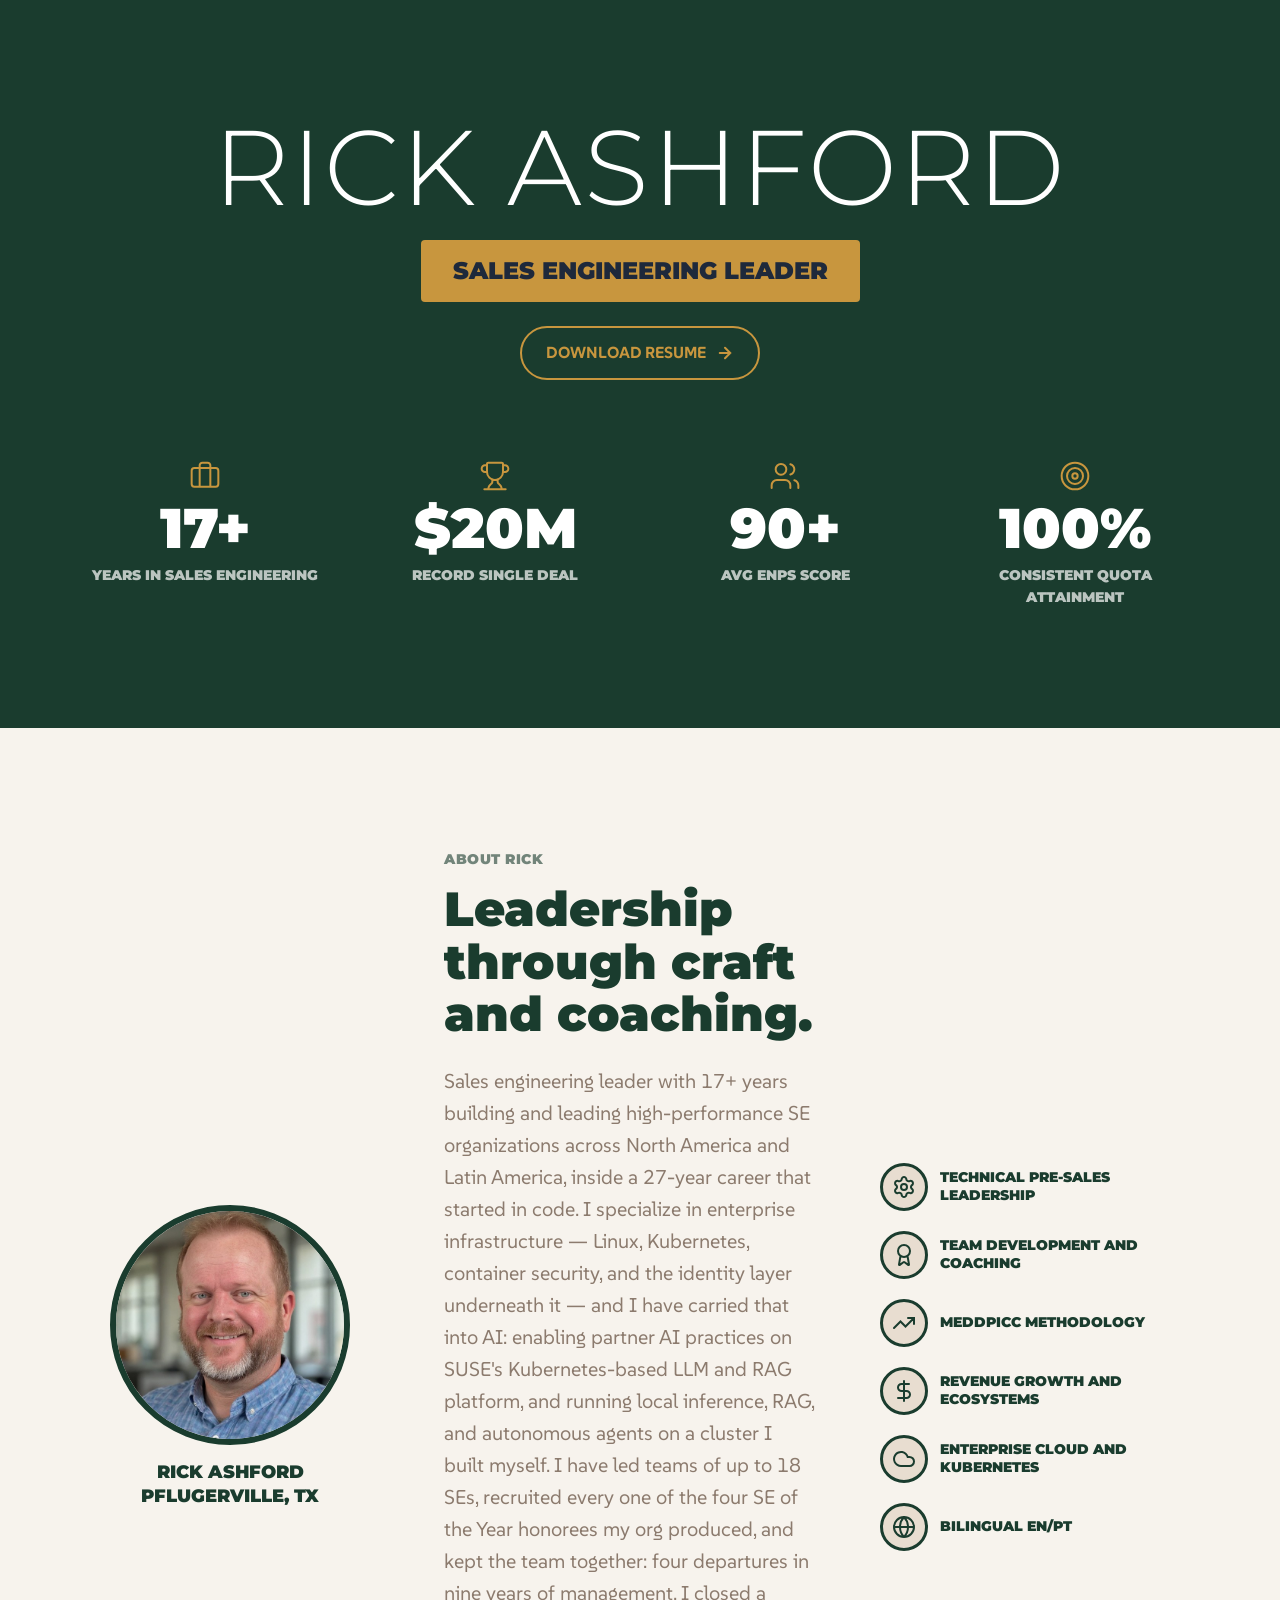
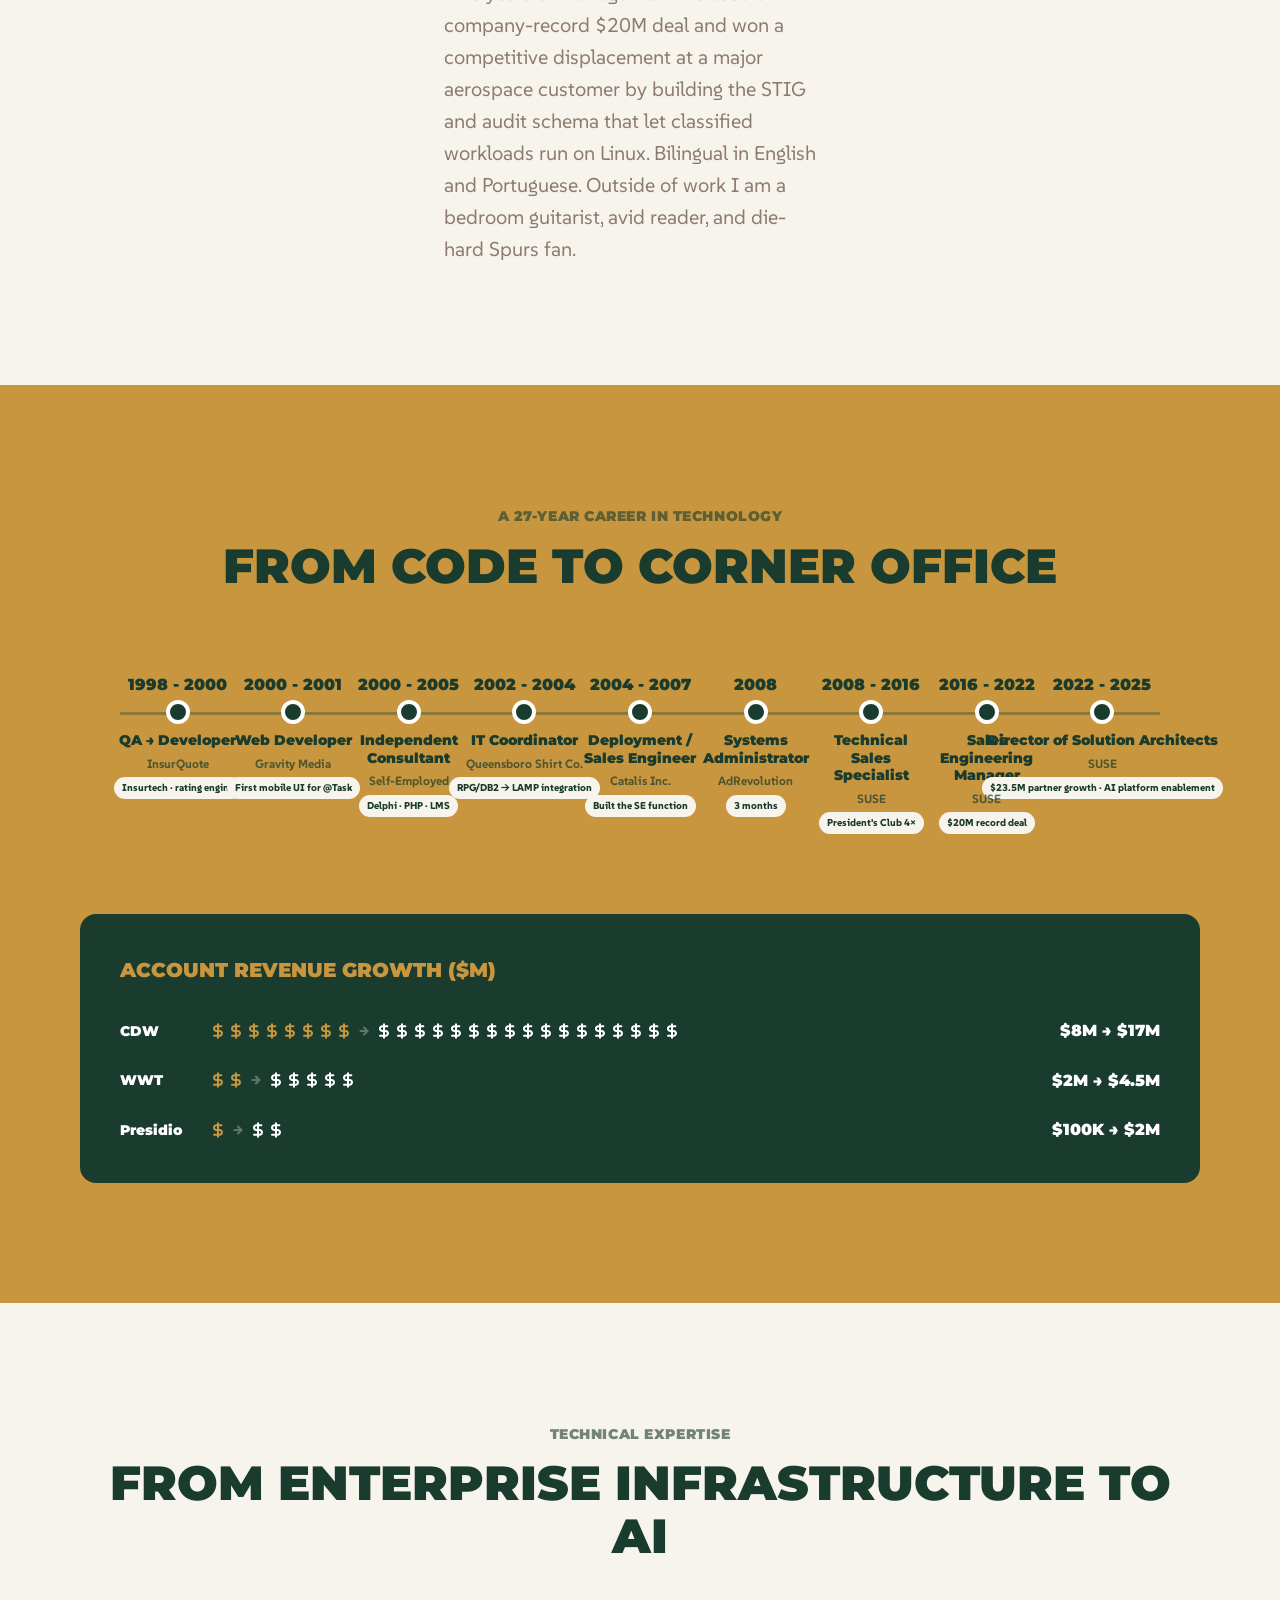
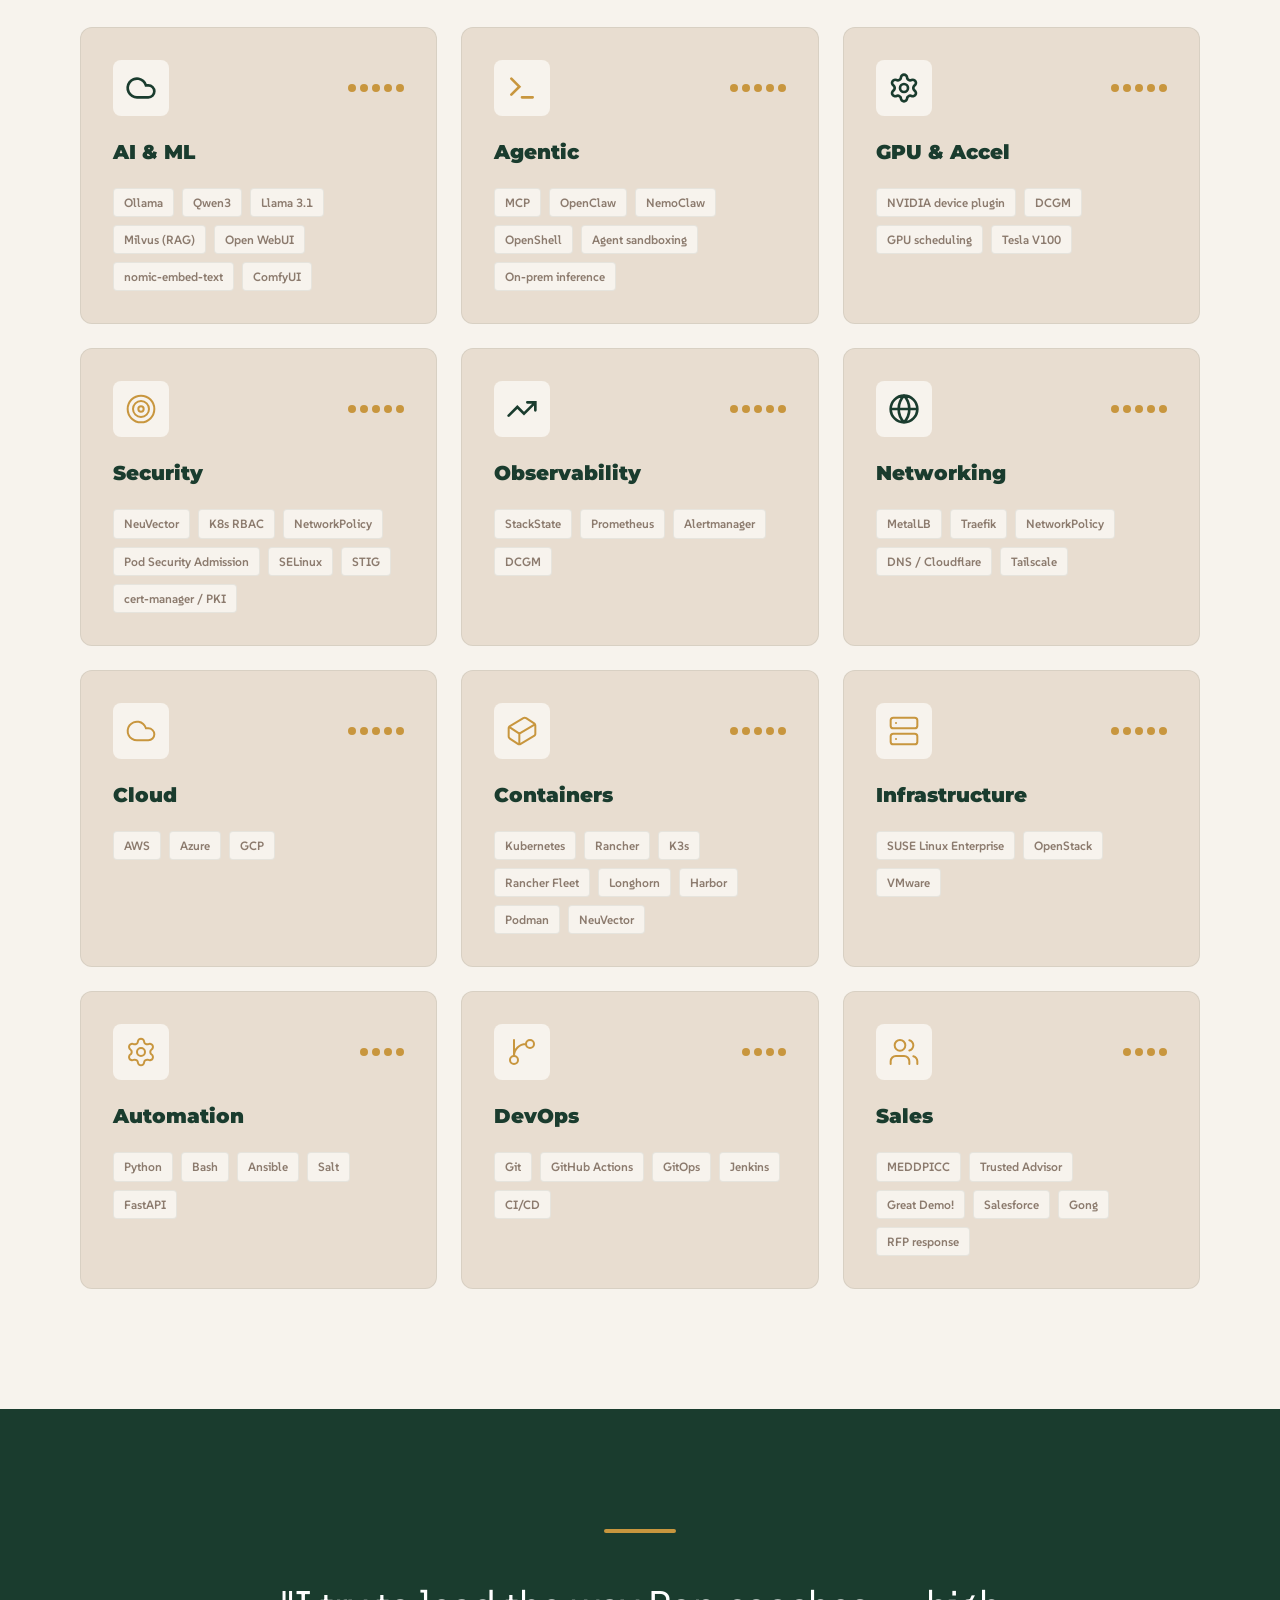
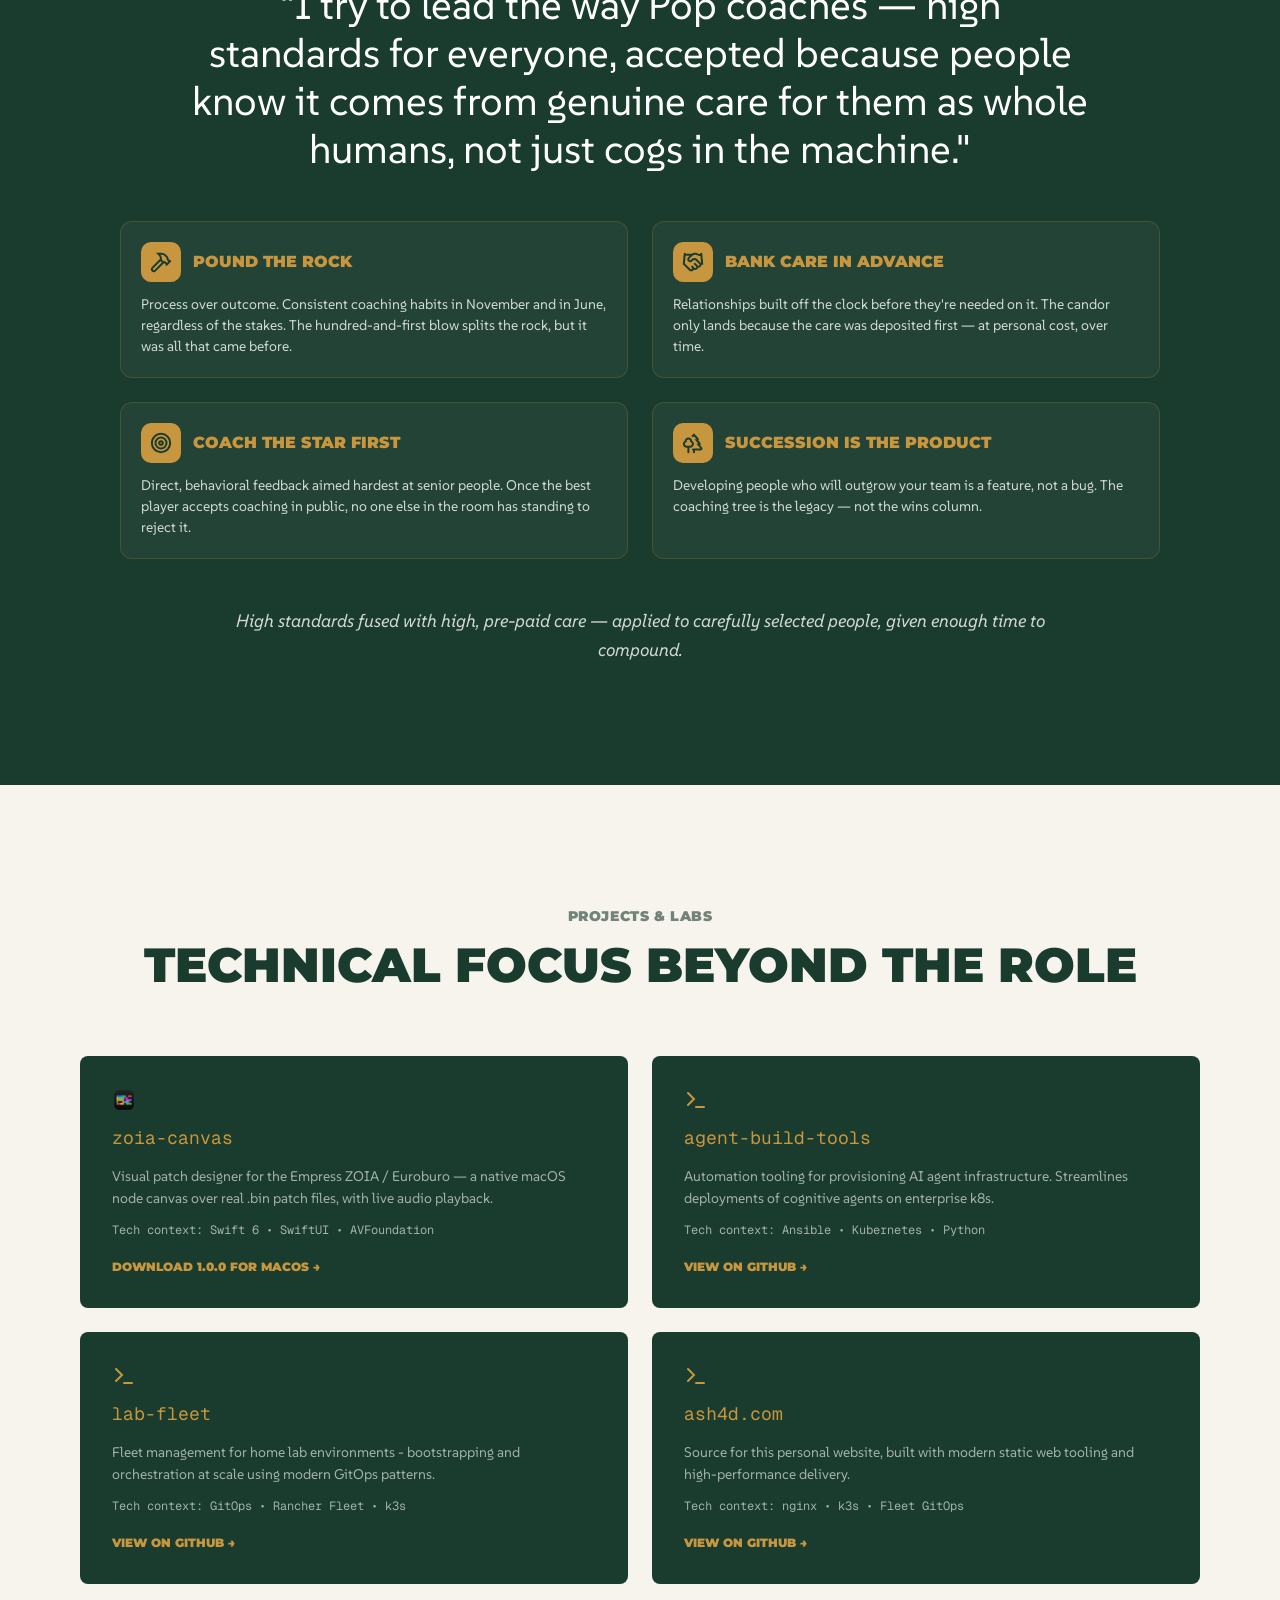
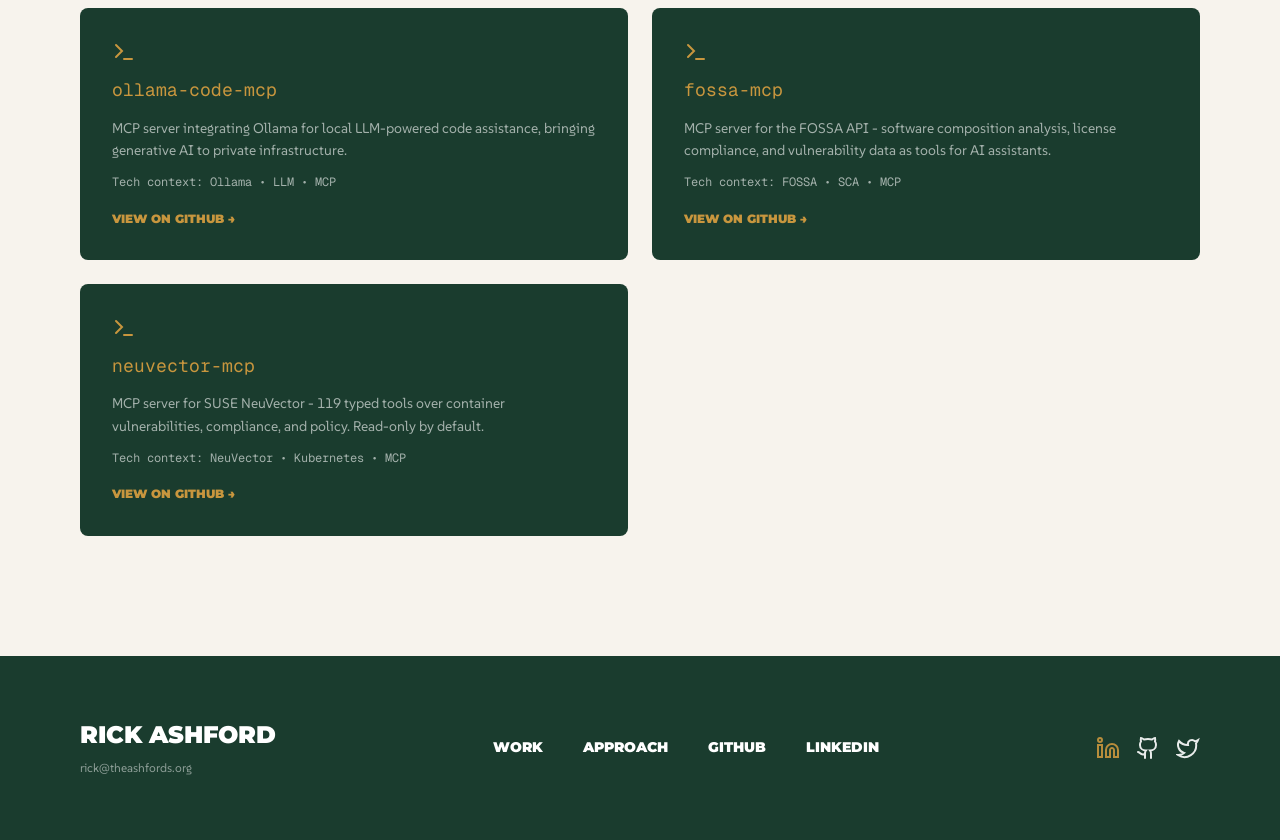
<file: site/index.html>
<!DOCTYPE html>
<html lang="en">
<head>
<meta charset="utf-8">
<meta name="viewport" content="width=device-width, initial-scale=1">
<title>Rick Ashford — Sales Engineering Leader</title>
<meta name="description" content="Sales engineering leader with 17+ years building and leading high-performance SE organizations, inside a 27-year career in technology. Enterprise Linux, Kubernetes, identity and container security.">
<meta property="og:title" content="Rick Ashford — Sales Engineering Leader">
<meta property="og:description" content="The systems behind the résumé. Kubernetes, container security, and AI platforms — with a live lab and public repos.">
<meta property="og:image" content="https://ash4d.com/img/ash4d_thumbnail.png">
<meta property="og:image:width" content="1200">
<meta property="og:image:height" content="630">
<meta property="og:url" content="https://ash4d.com/">
<meta property="og:type" content="website">
<meta property="og:site_name" content="ash4d.com">
<meta name="twitter:card" content="summary_large_image">
<meta name="twitter:title" content="Rick Ashford — Sales Engineering Leader">
<meta name="twitter:description" content="The systems behind the résumé. Kubernetes, container security, and AI platforms — with a live lab and public repos.">
<meta name="twitter:image" content="https://ash4d.com/img/ash4d_thumbnail.png">
<link rel="preconnect" href="https://fonts.googleapis.com">
<link rel="preconnect" href="https://fonts.gstatic.com" crossorigin>
<link href="https://fonts.googleapis.com/css2?family=Montserrat:wght@300;900&family=SUSE:ital,wght@0,400;0,600;0,700;0,800;1,400&family=Geist+Mono&display=swap" rel="stylesheet">
<link rel="stylesheet" href="style.css">
</head>
<body>

<header class="hero" id="top">
  <div class="hero-head">
    <h1>RICK ASHFORD</h1>
    <span class="hero-badge">Sales Engineering Leader</span>
    <a class="btn-resume" href="/resume.pdf">DOWNLOAD RESUME
      <img src="img/v2/hero-arrow-right.svg" alt="" width="18" height="18">
    </a>
  </div>
  <div class="hero-stats">
    <div class="stat">
      <img src="img/v2/briefcase.svg" alt="" width="32" height="32">
      <p class="stat-value">17+</p>
      <p class="stat-label">Years in Sales Engineering</p>
    </div>
    <div class="stat">
      <img src="img/v2/trophy.svg" alt="" width="32" height="32">
      <p class="stat-value">$20M</p>
      <p class="stat-label">Record Single Deal</p>
    </div>
    <div class="stat">
      <img src="img/v2/users.svg" alt="" width="32" height="32">
      <p class="stat-value">90+</p>
      <p class="stat-label">Avg eNPS Score</p>
    </div>
    <div class="stat">
      <img src="img/v2/target.svg" alt="" width="32" height="32">
      <p class="stat-value">100%</p>
      <p class="stat-label">Consistent Quota Attainment</p>
    </div>
  </div>
</header>

<section class="about" id="about">
  <div class="about-photo">
    <div class="photo-ring">
      <img src="img/headshot.jpg" alt="Rick Ashford">
    </div>
    <p class="photo-caption">Rick Ashford<br>Pflugerville, TX</p>
  </div>
  <div class="about-copy">
    <p class="kicker">About Rick</p>
    <h2>Leadership through craft and coaching.</h2>
    <p class="about-body">Sales engineering leader with 17+ years building and leading high-performance SE organizations across North America and Latin America, inside a 27-year career that started in code. I specialize in enterprise infrastructure — Linux, Kubernetes, container security, and the identity layer underneath it — and I have carried that into AI: enabling partner AI practices on SUSE's Kubernetes-based LLM and RAG platform, and running local inference, RAG, and autonomous agents on a cluster I built myself. I have led teams of up to 18 SEs, recruited every one of the four SE of the Year honorees my org produced, and kept the team together: four departures in nine years of management. I closed a company-record $20M deal and won a competitive displacement at a major aerospace customer by building the STIG and audit schema that let classified workloads run on Linux. Bilingual in English and Portuguese. Outside of work I am a bedroom guitarist, avid reader, and die-hard Spurs fan.</p>
  </div>
  <div class="about-highlights">
    <div class="hl"><span class="hl-icon"><img src="img/v2/settings-green.svg" alt="" width="24" height="24"></span>Technical Pre-Sales Leadership</div>
    <div class="hl"><span class="hl-icon"><img src="img/v2/award.svg" alt="" width="24" height="24"></span>Team Development and Coaching</div>
    <div class="hl"><span class="hl-icon"><img src="img/v2/trending-up.svg" alt="" width="24" height="24"></span>MEDDPICC Methodology</div>
    <div class="hl"><span class="hl-icon"><img src="img/v2/dollar-green.svg" alt="" width="24" height="24"></span>Revenue Growth and Ecosystems</div>
    <div class="hl"><span class="hl-icon"><img src="img/v2/cloud-green.svg" alt="" width="24" height="24"></span>Enterprise Cloud and Kubernetes</div>
    <div class="hl"><span class="hl-icon"><img src="img/v2/globe.svg" alt="" width="24" height="24"></span>Bilingual EN/PT</div>
  </div>
</section>

<section class="career" id="work">
  <div class="section-head">
    <p class="kicker">A 27-Year Career in Technology</p>
    <h2>FROM CODE TO CORNER OFFICE</h2>
  </div>
  <div class="timeline">
    <div class="tl-item">
      <div class="tl-top"><p class="tl-years">1998 - 2000</p><span class="tl-dot"></span></div>
      <div class="tl-body">
        <p class="tl-role">QA &rarr; Developer</p>
        <p class="tl-org">InsurQuote</p>
        <span class="tl-tag">Insurtech &middot; rating engine</span>
      </div>
    </div>
    <div class="tl-item">
      <div class="tl-top"><p class="tl-years">2000 - 2001</p><span class="tl-dot"></span></div>
      <div class="tl-body">
        <p class="tl-role">Web Developer</p>
        <p class="tl-org">Gravity Media</p>
        <span class="tl-tag">First mobile UI for @Task</span>
      </div>
    </div>
    <div class="tl-item">
      <div class="tl-top"><p class="tl-years">2000 - 2005</p><span class="tl-dot"></span></div>
      <div class="tl-body">
        <p class="tl-role">Independent Consultant</p>
        <p class="tl-org">Self-Employed</p>
        <span class="tl-tag">Delphi &middot; PHP &middot; LMS</span>
      </div>
    </div>
    <div class="tl-item">
      <div class="tl-top"><p class="tl-years">2002 - 2004</p><span class="tl-dot"></span></div>
      <div class="tl-body">
        <p class="tl-role">IT Coordinator</p>
        <p class="tl-org">Queensboro Shirt Co.</p>
        <span class="tl-tag">RPG/DB2 &rarr; LAMP integration</span>
      </div>
    </div>
    <div class="tl-item">
      <div class="tl-top"><p class="tl-years">2004 - 2007</p><span class="tl-dot"></span></div>
      <div class="tl-body">
        <p class="tl-role">Deployment / Sales Engineer</p>
        <p class="tl-org">Catalis Inc.</p>
        <span class="tl-tag">Built the SE function</span>
      </div>
    </div>
    <div class="tl-item">
      <div class="tl-top"><p class="tl-years">2008</p><span class="tl-dot"></span></div>
      <div class="tl-body">
        <p class="tl-role">Systems Administrator</p>
        <p class="tl-org">AdRevolution</p>
        <span class="tl-tag">3 months</span>
      </div>
    </div>
    <div class="tl-item">
      <div class="tl-top"><p class="tl-years">2008 - 2016</p><span class="tl-dot"></span></div>
      <div class="tl-body">
        <p class="tl-role">Technical Sales Specialist</p>
        <p class="tl-org">SUSE</p>
        <span class="tl-tag">President's Club 4&times;</span>
      </div>
    </div>
    <div class="tl-item">
      <div class="tl-top"><p class="tl-years">2016 - 2022</p><span class="tl-dot"></span></div>
      <div class="tl-body">
        <p class="tl-role">Sales Engineering Manager</p>
        <p class="tl-org">SUSE</p>
        <span class="tl-tag">$20M record deal</span>
      </div>
    </div>
    <div class="tl-item">
      <div class="tl-top"><p class="tl-years">2022 - 2025</p><span class="tl-dot"></span></div>
      <div class="tl-body">
        <p class="tl-role">Director of Solution Architects</p>
        <p class="tl-org">SUSE</p>
        <span class="tl-tag">$23.5M partner growth &middot; AI platform enablement</span>
      </div>
    </div>
  </div>
  <div class="rev-chart">
    <p class="rev-title">ACCOUNT REVENUE GROWTH ($M)</p>
    <div class="rev-rows">
      <div class="rev-row">
        <span class="rev-acct">CDW</span>
        <span class="rev-bars">
          <span class="d-group"><img src="img/v2/dollar-gold.svg" alt="$" width="16" height="16"><img src="img/v2/dollar-gold.svg" alt="$" width="16" height="16"><img src="img/v2/dollar-gold.svg" alt="$" width="16" height="16"><img src="img/v2/dollar-gold.svg" alt="$" width="16" height="16"><img src="img/v2/dollar-gold.svg" alt="$" width="16" height="16"><img src="img/v2/dollar-gold.svg" alt="$" width="16" height="16"><img src="img/v2/dollar-gold.svg" alt="$" width="16" height="16"><img src="img/v2/dollar-gold.svg" alt="$" width="16" height="16"></span>
          <img class="rev-arrow" src="img/v2/chart-arrow.svg" alt="to" width="12" height="12">
          <span class="d-group"><img src="img/v2/dollar-white.svg" alt="$" width="16" height="16"><img src="img/v2/dollar-white.svg" alt="$" width="16" height="16"><img src="img/v2/dollar-white.svg" alt="$" width="16" height="16"><img src="img/v2/dollar-white.svg" alt="$" width="16" height="16"><img src="img/v2/dollar-white.svg" alt="$" width="16" height="16"><img src="img/v2/dollar-white.svg" alt="$" width="16" height="16"><img src="img/v2/dollar-white.svg" alt="$" width="16" height="16"><img src="img/v2/dollar-white.svg" alt="$" width="16" height="16"><img src="img/v2/dollar-white.svg" alt="$" width="16" height="16"><img src="img/v2/dollar-white.svg" alt="$" width="16" height="16"><img src="img/v2/dollar-white.svg" alt="$" width="16" height="16"><img src="img/v2/dollar-white.svg" alt="$" width="16" height="16"><img src="img/v2/dollar-white.svg" alt="$" width="16" height="16"><img src="img/v2/dollar-white.svg" alt="$" width="16" height="16"><img src="img/v2/dollar-white.svg" alt="$" width="16" height="16"><img src="img/v2/dollar-white.svg" alt="$" width="16" height="16"><img src="img/v2/dollar-white.svg" alt="$" width="16" height="16"></span>
        </span>
        <span class="rev-val">$8M → $17M</span>
      </div>
      <div class="rev-row">
        <span class="rev-acct">WWT</span>
        <span class="rev-bars">
          <span class="d-group"><img src="img/v2/dollar-gold.svg" alt="$" width="16" height="16"><img src="img/v2/dollar-gold.svg" alt="$" width="16" height="16"></span>
          <img class="rev-arrow" src="img/v2/chart-arrow.svg" alt="to" width="12" height="12">
          <span class="d-group"><img src="img/v2/dollar-white.svg" alt="$" width="16" height="16"><img src="img/v2/dollar-white.svg" alt="$" width="16" height="16"><img src="img/v2/dollar-white.svg" alt="$" width="16" height="16"><img src="img/v2/dollar-white.svg" alt="$" width="16" height="16"><img src="img/v2/dollar-white.svg" alt="$" width="16" height="16"></span>
        </span>
        <span class="rev-val">$2M → $4.5M</span>
      </div>
      <div class="rev-row">
        <span class="rev-acct">Presidio</span>
        <span class="rev-bars">
          <span class="d-group"><img src="img/v2/dollar-gold.svg" alt="$" width="16" height="16"></span>
          <img class="rev-arrow" src="img/v2/chart-arrow.svg" alt="to" width="12" height="12">
          <span class="d-group"><img src="img/v2/dollar-white.svg" alt="$" width="16" height="16"><img src="img/v2/dollar-white.svg" alt="$" width="16" height="16"></span>
        </span>
        <span class="rev-val">$100K → $2M</span>
      </div>
    </div>
  </div>
</section>

<section class="expertise">
  <div class="section-head">
    <p class="kicker">Technical Expertise</p>
    <h2>FROM ENTERPRISE INFRASTRUCTURE TO AI</h2>
  </div>
  <div class="expertise-grid">
    <div class="ex-card">
      <div class="ex-top">
        <span class="ex-icon"><img src="img/v2/cloud-green.svg" alt="" width="32" height="32"></span>
        <span class="dots"><i></i><i></i><i></i><i></i><i></i></span>
      </div>
      <p class="ex-title">AI &amp; ML</p>
      <div class="tags"><span class="tag">Ollama</span><span class="tag">Qwen3</span><span class="tag">Llama 3.1</span><span class="tag">Milvus (RAG)</span><span class="tag">Open WebUI</span><span class="tag">nomic-embed-text</span><span class="tag">ComfyUI</span></div>
    </div>
    <div class="ex-card">
      <div class="ex-top">
        <span class="ex-icon"><img src="img/v2/terminal.svg" alt="" width="32" height="32"></span>
        <span class="dots"><i></i><i></i><i></i><i></i><i></i></span>
      </div>
      <p class="ex-title">Agentic</p>
      <div class="tags"><span class="tag">MCP</span><span class="tag">OpenClaw</span><span class="tag">NemoClaw</span><span class="tag">OpenShell</span><span class="tag">Agent sandboxing</span><span class="tag">On-prem inference</span></div>
    </div>
    <div class="ex-card">
      <div class="ex-top">
        <span class="ex-icon"><img src="img/v2/settings-green.svg" alt="" width="32" height="32"></span>
        <span class="dots"><i></i><i></i><i></i><i></i><i></i></span>
      </div>
      <p class="ex-title">GPU &amp; Accel</p>
      <div class="tags"><span class="tag">NVIDIA device plugin</span><span class="tag">DCGM</span><span class="tag">GPU scheduling</span><span class="tag">Tesla V100</span></div>
    </div>
    <div class="ex-card">
      <div class="ex-top">
        <span class="ex-icon"><img src="img/v2/target.svg" alt="" width="32" height="32"></span>
        <span class="dots"><i></i><i></i><i></i><i></i><i></i></span>
      </div>
      <p class="ex-title">Security</p>
      <div class="tags"><span class="tag">NeuVector</span><span class="tag">K8s RBAC</span><span class="tag">NetworkPolicy</span><span class="tag">Pod Security Admission</span><span class="tag">SELinux</span><span class="tag">STIG</span><span class="tag">cert-manager / PKI</span></div>
    </div>
    <div class="ex-card">
      <div class="ex-top">
        <span class="ex-icon"><img src="img/v2/trending-up.svg" alt="" width="32" height="32"></span>
        <span class="dots"><i></i><i></i><i></i><i></i><i></i></span>
      </div>
      <p class="ex-title">Observability</p>
      <div class="tags"><span class="tag">StackState</span><span class="tag">Prometheus</span><span class="tag">Alertmanager</span><span class="tag">DCGM</span></div>
    </div>
    <div class="ex-card">
      <div class="ex-top">
        <span class="ex-icon"><img src="img/v2/globe.svg" alt="" width="32" height="32"></span>
        <span class="dots"><i></i><i></i><i></i><i></i><i></i></span>
      </div>
      <p class="ex-title">Networking</p>
      <div class="tags"><span class="tag">MetalLB</span><span class="tag">Traefik</span><span class="tag">NetworkPolicy</span><span class="tag">DNS / Cloudflare</span><span class="tag">Tailscale</span></div>
    </div>
    <div class="ex-card">
      <div class="ex-top">
        <span class="ex-icon"><img src="img/v2/cloud-gold.svg" alt="" width="32" height="32"></span>
        <span class="dots"><i></i><i></i><i></i><i></i><i></i></span>
      </div>
      <p class="ex-title">Cloud</p>
      <div class="tags"><span class="tag">AWS</span><span class="tag">Azure</span><span class="tag">GCP</span></div>
    </div>
    <div class="ex-card">
      <div class="ex-top">
        <span class="ex-icon"><img src="img/v2/cuboid.svg" alt="" width="32" height="32"></span>
        <span class="dots"><i></i><i></i><i></i><i></i><i></i></span>
      </div>
      <p class="ex-title">Containers</p>
      <div class="tags"><span class="tag">Kubernetes</span><span class="tag">Rancher</span><span class="tag">K3s</span><span class="tag">Rancher Fleet</span><span class="tag">Longhorn</span><span class="tag">Harbor</span><span class="tag">Podman</span><span class="tag">NeuVector</span></div>
    </div>
    <div class="ex-card">
      <div class="ex-top">
        <span class="ex-icon"><img src="img/v2/server.svg" alt="" width="32" height="32"></span>
        <span class="dots"><i></i><i></i><i></i><i></i><i></i></span>
      </div>
      <p class="ex-title">Infrastructure</p>
      <div class="tags"><span class="tag">SUSE Linux Enterprise</span><span class="tag">OpenStack</span><span class="tag">VMware</span></div>
    </div>
    <div class="ex-card">
      <div class="ex-top">
        <span class="ex-icon"><img src="img/v2/settings-gold.svg" alt="" width="32" height="32"></span>
        <span class="dots dots-4"><i></i><i></i><i></i><i></i></span>
      </div>
      <p class="ex-title">Automation</p>
      <div class="tags"><span class="tag">Python</span><span class="tag">Bash</span><span class="tag">Ansible</span><span class="tag">Salt</span><span class="tag">FastAPI</span></div>
    </div>
    <div class="ex-card">
      <div class="ex-top">
        <span class="ex-icon"><img src="img/v2/git-branch.svg" alt="" width="32" height="32"></span>
        <span class="dots dots-4"><i></i><i></i><i></i><i></i></span>
      </div>
      <p class="ex-title">DevOps</p>
      <div class="tags"><span class="tag">Git</span><span class="tag">GitHub Actions</span><span class="tag">GitOps</span><span class="tag">Jenkins</span><span class="tag">CI/CD</span></div>
    </div>
    <div class="ex-card">
      <div class="ex-top">
        <span class="ex-icon"><img src="img/v2/handshake-gold.svg" alt="" width="32" height="32"></span>
        <span class="dots dots-4"><i></i><i></i><i></i><i></i></span>
      </div>
      <p class="ex-title">Sales</p>
      <div class="tags"><span class="tag">MEDDPICC</span><span class="tag">Trusted Advisor</span><span class="tag">Great Demo!</span><span class="tag">Salesforce</span><span class="tag">Gong</span><span class="tag">RFP response</span></div>
    </div>
  </div>
</section>

<section class="philosophy" id="approach">
  <div class="phil-col">
    <blockquote>"I try to lead the way Pop coaches — high standards for everyone, accepted because people know it comes from genuine care for them as whole humans, not just cogs in the machine."</blockquote>
    <div class="principles">
      <div class="principle">
        <div class="pr-head">
          <span class="pr-icon"><img src="img/v2/hammer.svg" alt="" width="22" height="22"></span>
          <p class="pr-title">POUND THE ROCK</p>
        </div>
        <p class="pr-body">Process over outcome. Consistent coaching habits in November and in June, regardless of the stakes. The hundred-and-first blow splits the rock, but it was all that came before.</p>
      </div>
      <div class="principle">
        <div class="pr-head">
          <span class="pr-icon"><img src="img/v2/handshake-dark.svg" alt="" width="22" height="22"></span>
          <p class="pr-title">BANK CARE IN ADVANCE</p>
        </div>
        <p class="pr-body">Relationships built off the clock before they're needed on it. The candor only lands because the care was deposited first — at personal cost, over time.</p>
      </div>
      <div class="principle">
        <div class="pr-head">
          <span class="pr-icon"><img src="img/v2/target-dark.svg" alt="" width="22" height="22"></span>
          <p class="pr-title">COACH THE STAR FIRST</p>
        </div>
        <p class="pr-body">Direct, behavioral feedback aimed hardest at senior people. Once the best player accepts coaching in public, no one else in the room has standing to reject it.</p>
      </div>
      <div class="principle">
        <div class="pr-head">
          <span class="pr-icon"><img src="img/v2/trees.svg" alt="" width="22" height="22"></span>
          <p class="pr-title">SUCCESSION IS THE PRODUCT</p>
        </div>
        <p class="pr-body">Developing people who will outgrow your team is a feature, not a bug. The coaching tree is the legacy — not the wins column.</p>
      </div>
    </div>
    <p class="phil-close">High standards fused with high, pre-paid care — applied to carefully selected people, given enough time to compound.</p>
  </div>
</section>

<section class="projects">
  <div class="section-head">
    <p class="kicker">Projects &amp; Labs</p>
    <h2>TECHNICAL FOCUS BEYOND THE ROLE</h2>
  </div>
  <div class="projects-grid">
    <a class="project-card" href="https://github.com/darthzen/zoia-canvas/releases/latest">
      <img src="img/zoiacanvas.png" alt="" width="24" height="24">
      <p class="pj-name">zoia-canvas</p>
      <p class="pj-desc">Visual patch designer for the Empress ZOIA / Euroburo — a native macOS node canvas over real .bin patch files, with live audio playback.</p>
      <p class="pj-tech">Tech context: Swift 6 • SwiftUI • AVFoundation</p>
      <p class="pj-link">DOWNLOAD 1.0.0 FOR MACOS →</p>
    </a>
    <a class="project-card" href="https://github.com/darthzen/agent-build-tools">
      <img src="img/v2/terminal.svg" alt="" width="24" height="24">
      <p class="pj-name">agent-build-tools</p>
      <p class="pj-desc">Automation tooling for provisioning AI agent infrastructure. Streamlines deployments of cognitive agents on enterprise k8s.</p>
      <p class="pj-tech">Tech context: Ansible • Kubernetes • Python</p>
      <p class="pj-link">VIEW ON GITHUB →</p>
    </a>
    <a class="project-card" href="https://github.com/darthzen/lab-fleet">
      <img src="img/v2/terminal.svg" alt="" width="24" height="24">
      <p class="pj-name">lab-fleet</p>
      <p class="pj-desc">Fleet management for home lab environments - bootstrapping and orchestration at scale using modern GitOps patterns.</p>
      <p class="pj-tech">Tech context: GitOps • Rancher Fleet • k3s</p>
      <p class="pj-link">VIEW ON GITHUB →</p>
    </a>
    <a class="project-card" href="https://github.com/darthzen/ash4d.com">
      <img src="img/v2/terminal.svg" alt="" width="24" height="24">
      <p class="pj-name">ash4d.com</p>
      <p class="pj-desc">Source for this personal website, built with modern static web tooling and high-performance delivery.</p>
      <p class="pj-tech">Tech context: nginx • k3s • Fleet GitOps</p>
      <p class="pj-link">VIEW ON GITHUB →</p>
    </a>
    <a class="project-card" href="https://github.com/darthzen/ollama-code-mcp">
      <img src="img/v2/terminal.svg" alt="" width="24" height="24">
      <p class="pj-name">ollama-code-mcp</p>
      <p class="pj-desc">MCP server integrating Ollama for local LLM-powered code assistance, bringing generative AI to private infrastructure.</p>
      <p class="pj-tech">Tech context: Ollama • LLM • MCP</p>
      <p class="pj-link">VIEW ON GITHUB →</p>
    </a>
    <a class="project-card" href="https://github.com/darthzen/fossa-mcp">
      <img src="img/v2/terminal.svg" alt="" width="24" height="24">
      <p class="pj-name">fossa-mcp</p>
      <p class="pj-desc">MCP server for the FOSSA API - software composition analysis, license compliance, and vulnerability data as tools for AI assistants.</p>
      <p class="pj-tech">Tech context: FOSSA • SCA • MCP</p>
      <p class="pj-link">VIEW ON GITHUB →</p>
    </a>
    <a class="project-card" href="https://github.com/darthzen/neuvector-mcp">
      <img src="img/v2/terminal.svg" alt="" width="24" height="24">
      <p class="pj-name">neuvector-mcp</p>
      <p class="pj-desc">MCP server for SUSE NeuVector - 119 typed tools over container vulnerabilities, compliance, and policy. Read-only by default.</p>
      <p class="pj-tech">Tech context: NeuVector • Kubernetes • MCP</p>
      <p class="pj-link">VIEW ON GITHUB →</p>
    </a>
  </div>
</section>

<footer class="footer" id="contact">
  <div class="ft-brand">
    <p class="ft-name">RICK ASHFORD</p>
    <a class="ft-email" href="mailto:rick@theashfords.org">rick@theashfords.org</a>
  </div>
  <nav class="ft-nav">
    <a href="#work">WORK</a>
    <a href="#approach">APPROACH</a>
    <a href="https://github.com/darthzen">GITHUB</a>
    <a href="https://www.linkedin.com/in/rickashford">LINKEDIN</a>
  </nav>
  <div class="ft-social">
    <a href="https://www.linkedin.com/in/rickashford" aria-label="LinkedIn"><img src="img/v2/linkedin.svg" alt="" width="24" height="24"></a>
    <a href="https://github.com/darthzen" aria-label="GitHub"><img src="img/v2/github.svg" alt="" width="24" height="24"></a>
    <a href="https://x.com/darthzen" aria-label="Rick on X"><img src="img/v2/twitter.svg" alt="" width="24" height="24"></a>
  </div>
</footer>

</body>
</html>
</file>
<file: site/style.css>
:root {
  --green: #1a3c2e;
  --gold: #c8963e;
  --cream: #f7f3ed;
  --beige: #e8ddd0;
  --taupe: #8c7b6e;
  --ink: #1e293b;
  --font-display: "Montserrat", sans-serif;
  --font-body: "SUSE", sans-serif;
  --font-mono: "Geist Mono", monospace;
}

* { margin: 0; padding: 0; box-sizing: border-box; }

html { scroll-behavior: smooth; }

body {
  font-family: var(--font-body);
  color: var(--green);
  background: var(--cream);
  line-height: 1.6;
}

section, .hero, .footer { padding: 120px 80px; }

img { vertical-align: middle; }

.kicker {
  font-family: var(--font-display);
  font-weight: 900;
  font-size: 14px;
  text-transform: uppercase;
  letter-spacing: 0.04em;
  opacity: 0.6;
}

h2 {
  font-family: var(--font-display);
  font-weight: 900;
  font-size: 48px;
  line-height: 1.1;
  margin-top: 12px;
}

.section-head { text-align: center; margin-bottom: 64px; }

/* ---------- hero ---------- */
.hero {
  background: var(--green);
  display: flex;
  flex-direction: column;
  align-items: center;
  gap: 80px;
}
.hero-head {
  display: flex;
  flex-direction: column;
  align-items: center;
  gap: 24px;
  width: 100%;
}
.hero h1 {
  font-family: var(--font-display);
  font-weight: 300;
  font-size: clamp(56px, 8.3vw, 120px);
  line-height: 0.9;
  color: #ffffff;
  text-align: center;
  letter-spacing: 0.02em;
}
.hero-badge {
  background: var(--gold);
  color: var(--ink);
  font-family: var(--font-display);
  font-weight: 900;
  font-size: 24px;
  text-transform: uppercase;
  padding: 12px 32px;
  border-radius: 4px;
}
.btn-resume {
  display: inline-flex;
  align-items: center;
  gap: 10px;
  border: 2px solid var(--gold);
  border-radius: 999px;
  padding: 12px 24px;
  color: var(--gold);
  font-weight: 700;
  font-size: 16px;
  text-decoration: none;
  transition: background 0.15s ease, transform 0.15s ease;
}
.btn-resume:hover { background: rgba(200, 150, 62, 0.12); transform: translateY(-2px); }
.hero-stats {
  display: flex;
  gap: 40px;
  width: 100%;
  max-width: 1280px;
}
.stat {
  flex: 1;
  display: flex;
  flex-direction: column;
  align-items: center;
  gap: 8px;
  text-align: center;
}
.stat-value {
  font-family: var(--font-display);
  font-weight: 900;
  font-size: 56px;
  line-height: 1;
  color: #ffffff;
}
.stat-label {
  font-family: var(--font-display);
  font-weight: 900;
  font-size: 14px;
  text-transform: uppercase;
  color: #ffffff;
  opacity: 0.7;
}

/* ---------- about ---------- */
.about {
  background: var(--cream);
  display: flex;
  align-items: center;
  gap: 64px;
}
.about-photo {
  width: 300px;
  flex-shrink: 0;
  display: flex;
  flex-direction: column;
  align-items: center;
  gap: 16px;
}
.photo-ring {
  width: 240px;
  height: 240px;
  border: 6px solid var(--green);
  border-radius: 50%;
  overflow: hidden;
}
.photo-ring img { width: 100%; height: 100%; object-fit: cover; display: block; }
.photo-caption {
  font-family: var(--font-display);
  font-weight: 900;
  font-size: 18px;
  text-transform: uppercase;
  text-align: center;
  line-height: 1.3;
}
.about-copy { flex: 1; }
.about-copy h2 { margin-top: 12px; }
.about-body {
  font-size: 20px;
  line-height: 1.6;
  color: var(--taupe);
  margin-top: 24px;
}
.about-highlights {
  width: 320px;
  flex-shrink: 0;
  display: flex;
  flex-direction: column;
  gap: 20px;
}
.hl {
  display: flex;
  align-items: center;
  gap: 12px;
  font-family: var(--font-display);
  font-weight: 900;
  font-size: 14px;
  text-transform: uppercase;
  line-height: 1.25;
}
.hl-icon {
  width: 48px;
  height: 48px;
  flex-shrink: 0;
  background: var(--beige);
  border: 3px solid var(--green);
  border-radius: 24px;
  display: flex;
  align-items: center;
  justify-content: center;
}

/* ---------- career (timeline + chart) ---------- */
.career { background: var(--gold); }
.career .section-head { color: var(--green); margin-bottom: 80px; }
.timeline {
  position: relative;
  display: flex;
  padding: 0 40px;
  margin: 0 auto;
  max-width: 1280px;
}
.timeline::before {
  content: "";
  position: absolute;
  left: 40px;
  right: 40px;
  top: 40px;
  height: 3px;
  background: rgba(26, 60, 46, 0.35);
}
.tl-item {
  flex: 1;
  display: flex;
  flex-direction: column;
  align-items: center;
  min-width: 0;
}
.tl-top {
  height: 52px;
  display: flex;
  flex-direction: column;
  align-items: center;
  justify-content: space-between;
  position: relative;
  z-index: 1;
}
.tl-years {
  font-family: var(--font-display);
  font-weight: 900;
  font-size: 16px;
  text-align: center;
}
.tl-dot {
  width: 24px;
  height: 24px;
  border-radius: 12px;
  background: var(--green);
  border: 4px solid #ffffff;
}
.tl-body {
  display: flex;
  flex-direction: column;
  align-items: center;
  gap: 4px;
  padding-top: 8px;
  text-align: center;
}
.tl-role { font-family: var(--font-display); font-weight: 900; font-size: 14px; line-height: 1.25; }
.tl-org { font-weight: 700; font-size: 12px; opacity: 0.7; }
.tl-tag {
  background: var(--cream);
  border-radius: 100px;
  padding: 3px 8px;
  font-weight: 800;
  font-size: 10px;
  white-space: nowrap;
}
.rev-chart {
  background: var(--green);
  border-radius: 16px;
  padding: 40px;
  margin: 80px auto 0;
  max-width: 1280px;
  display: flex;
  flex-direction: column;
  gap: 32px;
}
.rev-title {
  font-family: var(--font-display);
  font-weight: 900;
  font-size: 20px;
  color: var(--gold);
}
.rev-rows { display: flex; flex-direction: column; gap: 24px; }
.rev-row { display: flex; align-items: center; gap: 20px; }
.rev-acct {
  width: 70px;
  flex-shrink: 0;
  font-family: var(--font-display);
  font-weight: 900;
  font-size: 14px;
  color: #ffffff;
}
.rev-bars { flex: 1; display: flex; align-items: center; gap: 4px; flex-wrap: wrap; }
.d-group { display: inline-flex; gap: 2px; flex-wrap: wrap; }
.rev-arrow { margin: 0 2px; }
.rev-val {
  font-family: var(--font-display);
  font-weight: 900;
  font-size: 16px;
  color: #ffffff;
  white-space: nowrap;
}

/* ---------- expertise ---------- */
.expertise { background: var(--cream); }
.expertise-grid {
  display: grid;
  grid-template-columns: repeat(3, 1fr);
  gap: 24px;
  max-width: 1280px;
  margin: 0 auto;
  align-items: stretch;
}
.ex-card {
  background: var(--beige);
  border: 1px solid rgba(26, 60, 46, 0.08);
  border-radius: 12px;
  padding: 32px;
  display: flex;
  flex-direction: column;
  gap: 20px;
}
.ex-top { display: flex; align-items: center; justify-content: space-between; }
.ex-icon {
  width: 56px;
  height: 56px;
  background: var(--cream);
  border-radius: 8px;
  display: flex;
  align-items: center;
  justify-content: center;
}
.dots { display: inline-flex; gap: 4px; }
.dots i {
  width: 8px;
  height: 8px;
  border-radius: 50%;
  background: var(--gold);
}
.ex-title { font-family: var(--font-display); font-weight: 900; font-size: 20px; }
.tags { display: flex; flex-wrap: wrap; gap: 8px; }
.tag {
  background: var(--cream);
  border: 1px solid rgba(26, 60, 46, 0.08);
  border-radius: 4px;
  padding: 4px 10px;
  font-weight: 600;
  font-size: 12px;
  color: var(--taupe);
}

/* ---------- philosophy ---------- */
.philosophy {
  background: var(--green);
  display: flex;
  justify-content: center;
}
.phil-col {
  width: 100%;
  max-width: 1040px;
  display: flex;
  flex-direction: column;
  align-items: center;
  gap: 48px;
}
.phil-col::before {
  content: "";
  width: 72px;
  height: 4px;
  border-radius: 2px;
  background: var(--gold);
}
.philosophy blockquote {
  font-size: 40px;
  line-height: 1.2;
  color: #ffffff;
  font-weight: 400;
  max-width: 900px;
  text-align: center;
}
.principles {
  display: grid;
  grid-template-columns: repeat(2, 1fr);
  gap: 24px;
  width: 100%;
}
.principle {
  background: rgba(255, 255, 255, 0.04);
  border: 1px solid rgba(200, 150, 62, 0.2);
  border-radius: 12px;
  padding: 20px;
  display: flex;
  flex-direction: column;
  gap: 12px;
}
.pr-head { display: flex; align-items: center; gap: 12px; }
.pr-icon {
  width: 40px;
  height: 40px;
  flex-shrink: 0;
  background: var(--gold);
  border-radius: 10px;
  display: flex;
  align-items: center;
  justify-content: center;
}
.pr-title {
  font-family: var(--font-display);
  font-weight: 900;
  font-size: 16px;
  text-transform: uppercase;
  color: var(--gold);
}
.pr-body { font-size: 14px; line-height: 1.5; color: rgba(255, 255, 255, 0.8); }
.phil-close {
  font-style: italic;
  font-size: 18px;
  line-height: 1.6;
  color: rgba(255, 255, 255, 0.8);
  max-width: 820px;
  text-align: center;
}

/* ---------- projects ---------- */
.projects { background: var(--cream); }
.projects-grid {
  display: grid;
  grid-template-columns: repeat(2, 1fr);
  gap: 24px;
  max-width: 1280px;
  margin: 0 auto;
}
.project-card {
  background: var(--green);
  border-radius: 8px;
  padding: 32px;
  display: flex;
  flex-direction: column;
  gap: 12px;
  text-decoration: none;
  transition: transform 0.15s ease, box-shadow 0.15s ease;
}
.project-card:hover {
  transform: translateY(-4px);
  box-shadow: 0 16px 24px rgba(26, 60, 46, 0.25);
}
.pj-name { font-family: var(--font-mono); font-size: 18px; color: var(--gold); }
.pj-desc { font-size: 14px; color: #ffffff; opacity: 0.6; }
.pj-tech { font-family: var(--font-mono); font-size: 12px; color: #ffffff; opacity: 0.6; }
.pj-link {
  font-family: var(--font-display);
  font-weight: 900;
  font-size: 12px;
  text-transform: uppercase;
  color: var(--gold);
  margin-top: 4px;
}

/* ---------- footer ---------- */
.footer {
  background: var(--green);
  padding: 60px 80px;
  display: flex;
  align-items: center;
  justify-content: space-between;
  gap: 40px;
}
.ft-name { font-family: var(--font-display); font-weight: 900; font-size: 24px; color: #ffffff; }
.ft-email {
  font-size: 12px;
  color: #ffffff;
  opacity: 0.5;
  text-decoration: none;
}
.ft-email:hover { opacity: 1; }
.ft-nav { display: flex; gap: 40px; }
.ft-nav a {
  font-family: var(--font-display);
  font-weight: 900;
  font-size: 14px;
  text-transform: uppercase;
  color: #ffffff;
  text-decoration: none;
  transition: color 0.15s ease;
}
.ft-nav a:hover { color: var(--gold); }
.ft-social { display: flex; gap: 16px; }
.ft-social a { display: inline-flex; opacity: 0.9; transition: opacity 0.15s ease; }
.ft-social a:hover { opacity: 1; }

/* ---------- responsive ---------- */
@media (max-width: 1080px) {
  section, .hero, .footer { padding-left: 40px; padding-right: 40px; }
  .hero-stats { flex-wrap: wrap; gap: 32px; }
  .hero-stats .stat { flex: 1 1 40%; }
  .about { flex-direction: column; }
  .about-copy { width: 100%; }
  .about-highlights { width: 100%; max-width: 480px; }
  .timeline { flex-wrap: wrap; gap: 32px 0; }
  .timeline::before { display: none; }
  .tl-item { flex: 1 1 25%; min-width: 160px; }
  .expertise-grid { grid-template-columns: repeat(2, 1fr); }
  .philosophy blockquote { font-size: 32px; }
  .projects-grid { grid-template-columns: 1fr; }
  h2 { font-size: 40px; }
}

@media (max-width: 720px) {
  section, .hero, .footer { padding: 80px 24px; }
  .hero-badge { font-size: 18px; text-align: center; }
  .hero-stats .stat { flex: 1 1 100%; }
  .about-photo { width: 100%; }
  .tl-item { flex: 1 1 100%; }
  .rev-row { flex-wrap: wrap; }
  .rev-acct { width: 100%; }
  .rev-val { width: 100%; }
  .expertise-grid { grid-template-columns: 1fr; }
  .principles { grid-template-columns: 1fr; }
  .footer { flex-direction: column; }
  .ft-nav { flex-wrap: wrap; gap: 24px; justify-content: center; }
  h2 { font-size: 32px; }
}
</file>
